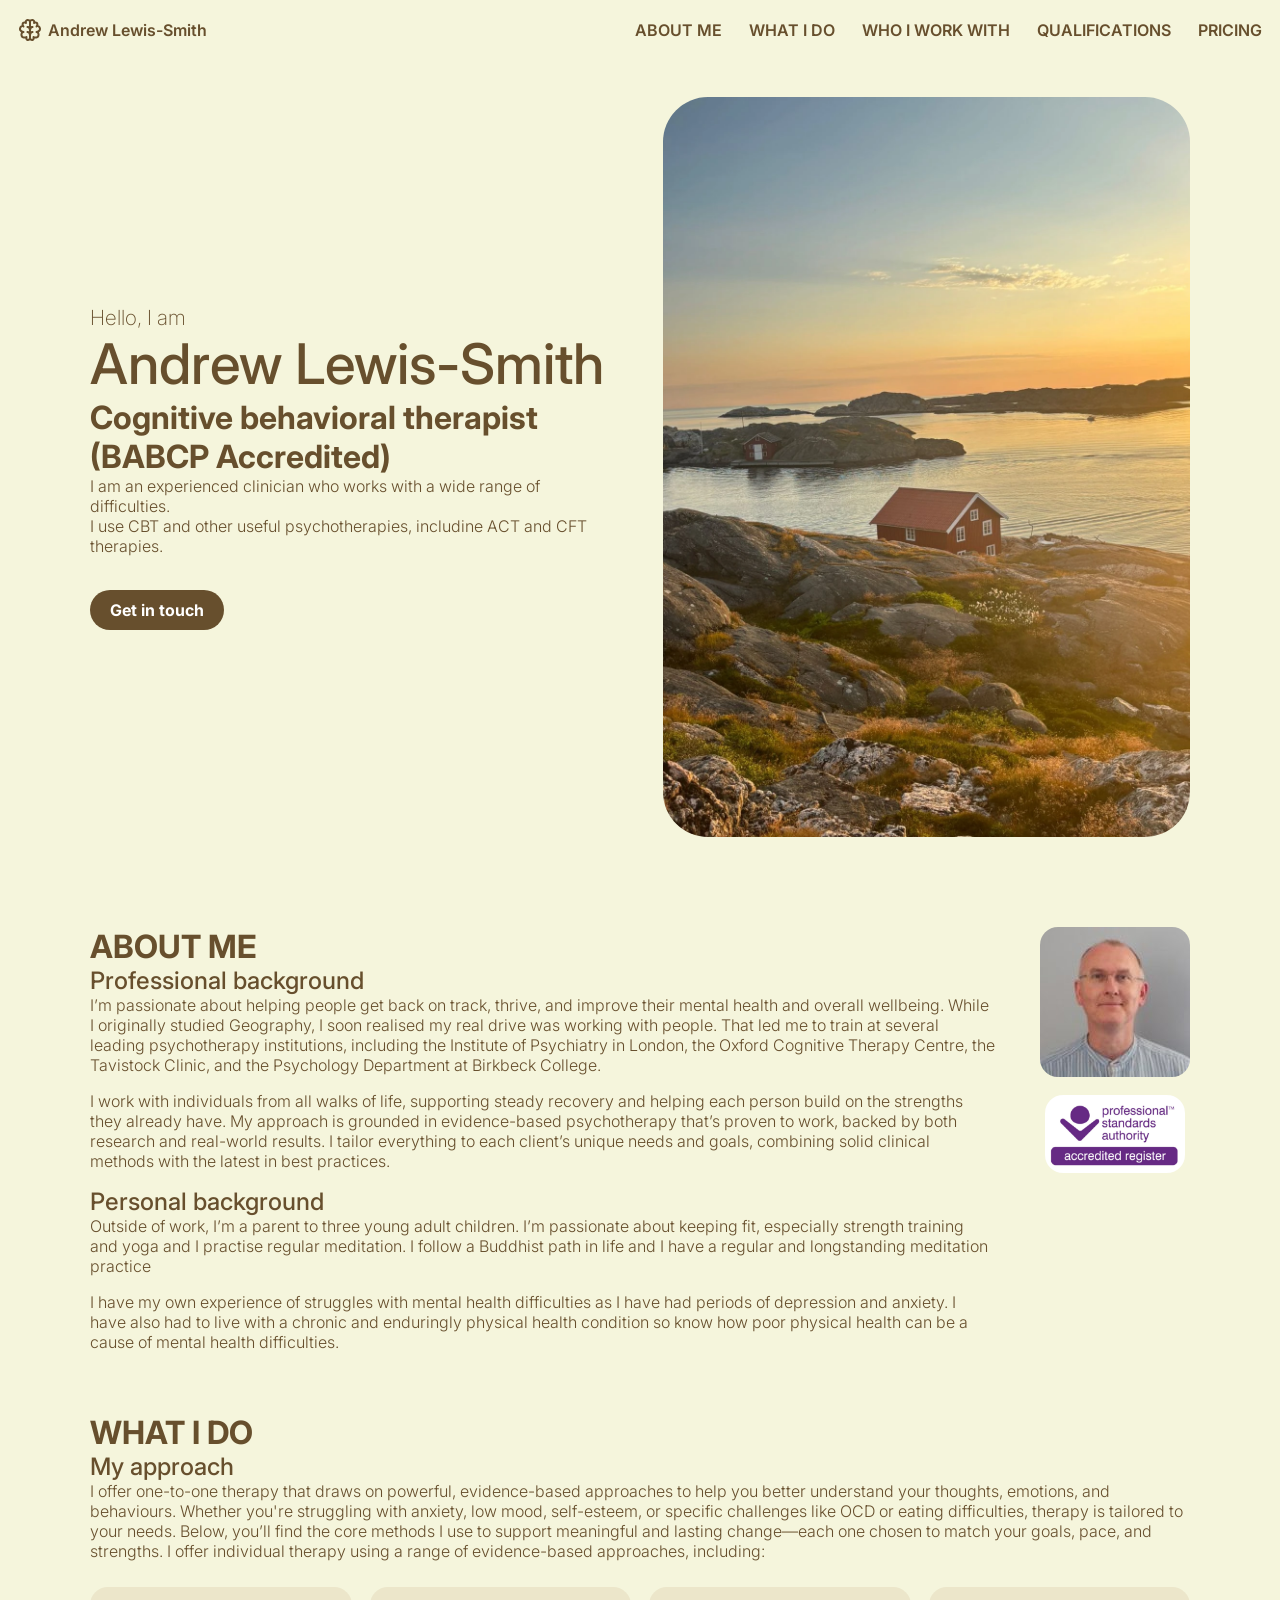
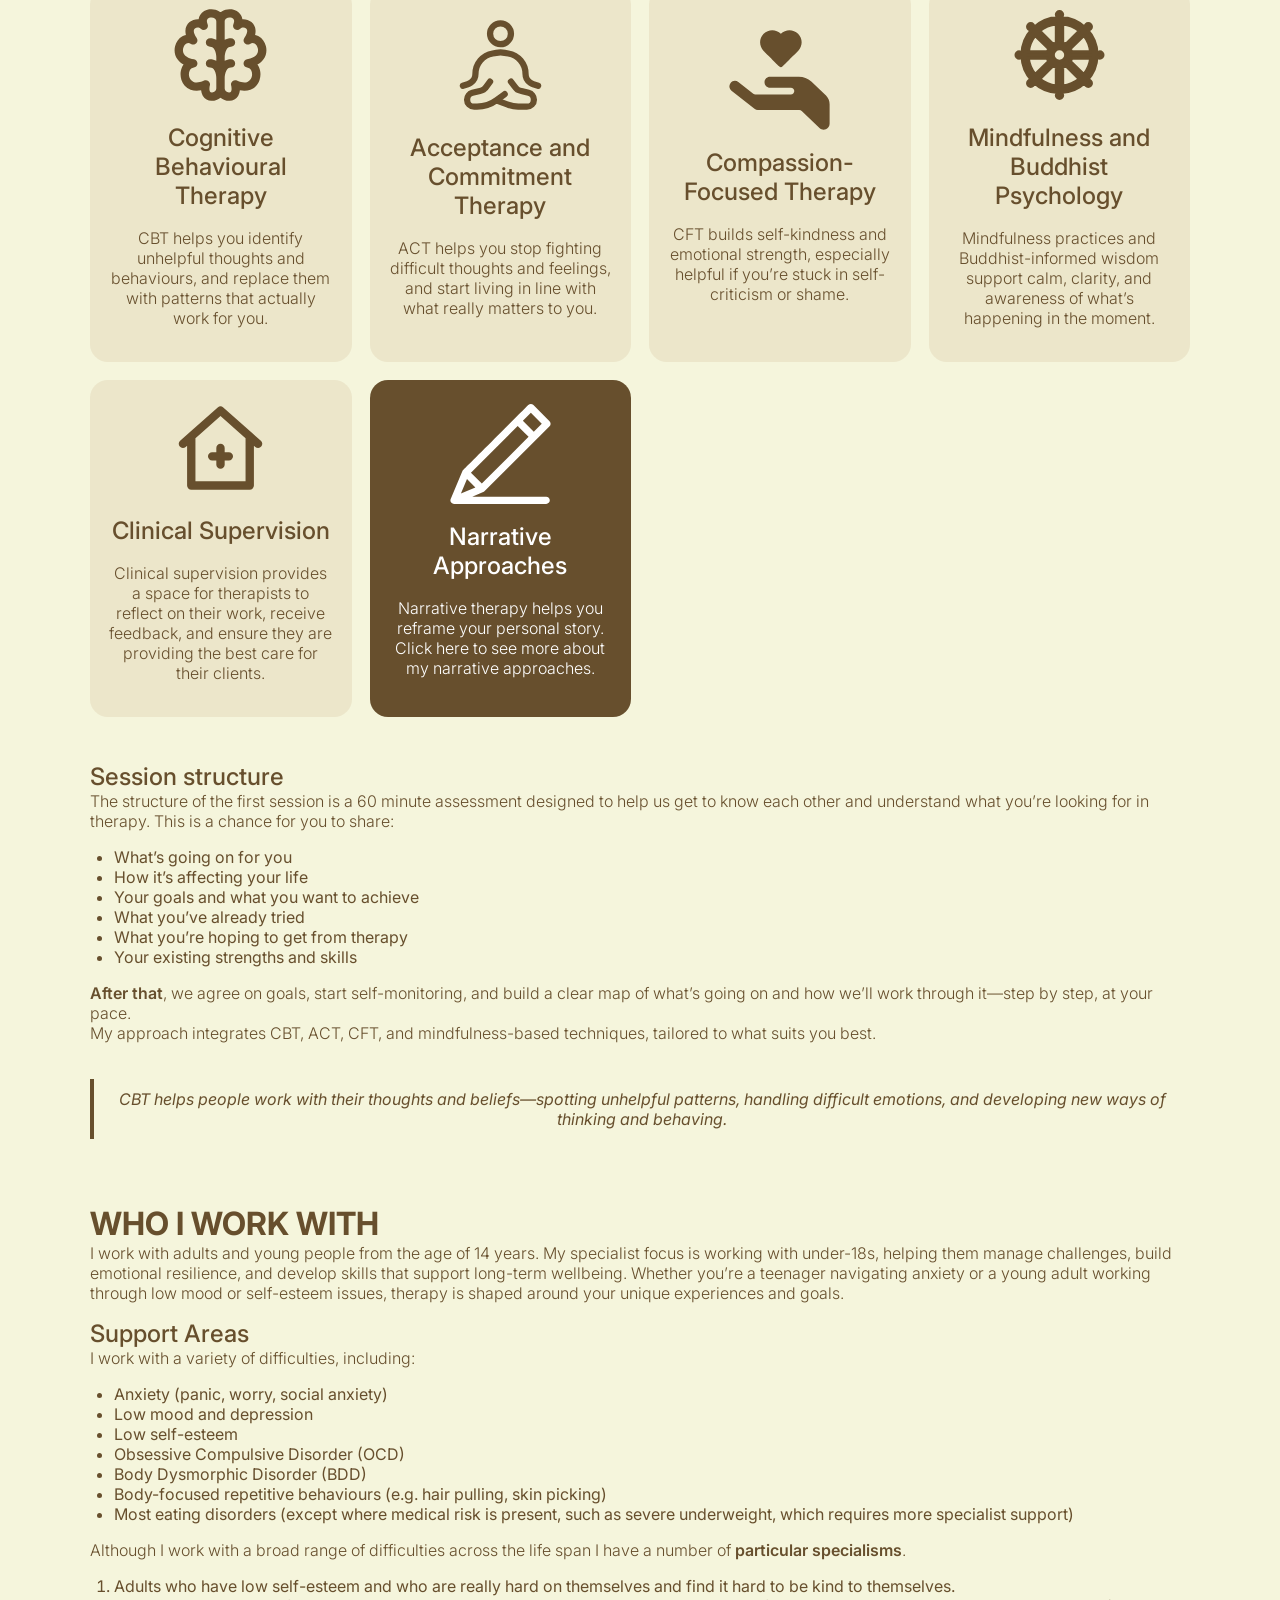
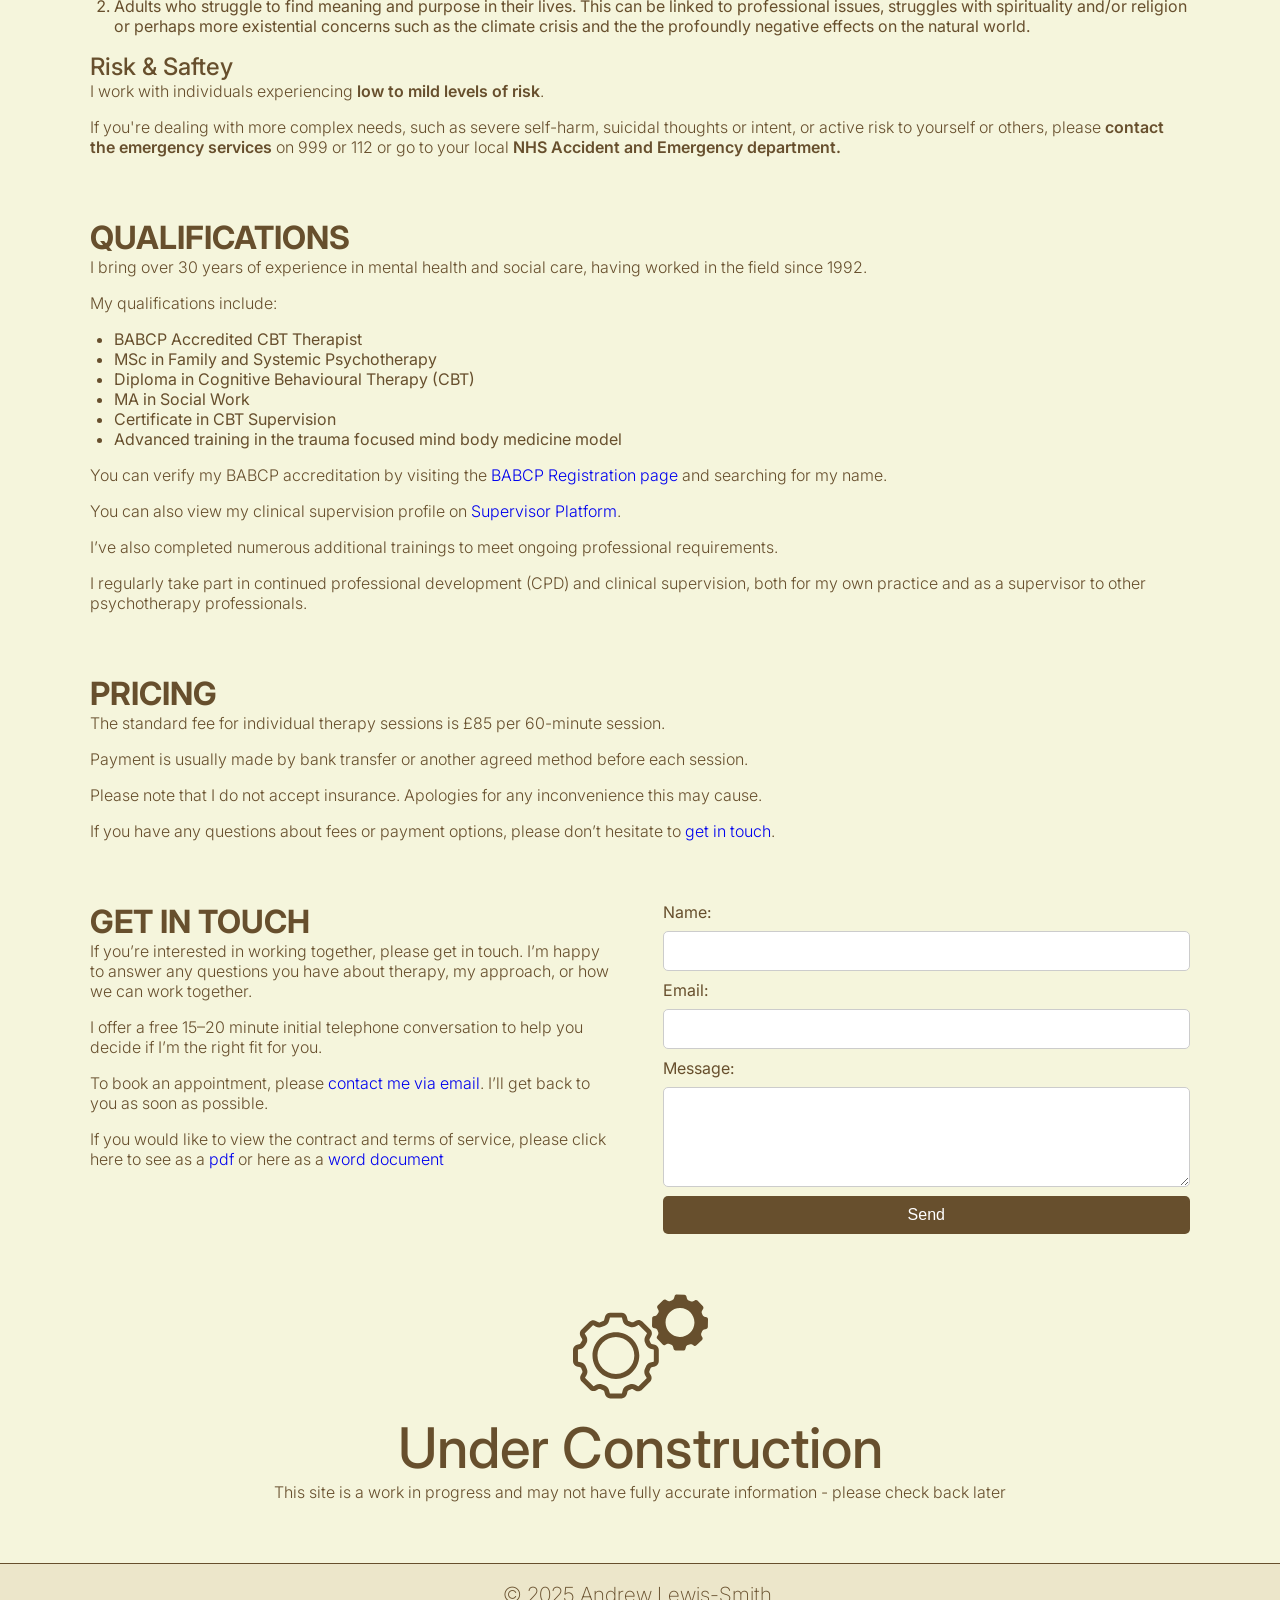
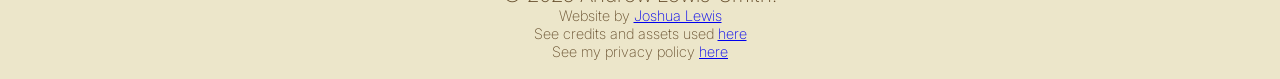
<file: index.html>
<!DOCTYPE html>
<html lang="en">
<head>
    <meta charset="UTF-8">
    <meta name="viewport" content="width=device-width, initial-scale=1.0">
    <title>Andrew Lewis-Smith</title>
    <link rel="icon" href="assets/svg/brain.svg" type="image/svg+xml">

    <link rel="canonical" href="https://www.andrewlewissmith.com/">
    <meta property="og:type" content="website">
    <meta property="og:title" content="Andrew Lewis-Smith - BABCP Accredited Cognitive Behavioural Therapist (CBT)">
    <meta property="og:description" content="Andrew Lewis-Smith is a BABCP Accredited Cognitive Behavioural Therapist (CBT) based in the UK. He offers evidence-based therapy for anxiety, depression, OCD, low self-esteem, and more.">
    <meta property="og:url" content="https://www.andrewlewissmith.com/">

    <meta name="description" content="Andrew Lewis-Smith is a BABCP Accredited Cognitive Behavioural Therapist (CBT) based in the UK. He offers evidence-based therapy for anxiety, depression, OCD, low self-esteem, and more.">
    <meta name="keywords" content="Cognitive Behavioural Therapy, CBT, Andrew Lewis-Smith, Mental Health, Anxiety, Depression, OCD, Low Self-Esteem, Therapy, UK Therapist, Evidence-Based Therapy, Acceptance and Commitment Therapy, ACT, Compassion-Focused Therapy, CFT, Mindfulness, Clinical Supervision">
    <meta name="author" content="Andrew Lewis-Smith">
    <meta name="robots" content="index, follow">
    <meta name="googlebot" content="index, follow">
    <meta name="viewport" content="width=device-width, initial-scale=1.0">
    <meta name="developer" content="Joshua Lewis">

    <meta property="og:image" content="https://www.andrewlewissmith.com/assets/images/hero.webp">
    <meta property="og:image:alt" content="Andrew Lewis-Smith - Cognitive Behavioural Therapist">

    <!--inter-->
    <link rel="preconnect" href="https://fonts.googleapis.com">
    <link rel="preconnect" href="https://fonts.gstatic.com" crossorigin>
    <link href="https://fonts.googleapis.com/css2?family=Inter:ital,opsz,wght@0,14..32,100..900;1,14..32,100..900&display=swap" rel="stylesheet">

    <!--local styles-->
    <link rel="stylesheet" href="assets/styles/base.css?v=1">
    <link rel="stylesheet" href="assets/styles/home.css?v=4" defer>

    <script src="assets/scripts/navbar.js" defer></script>
    <script src="assets/scripts/navbarScrolling.js" defer></script>
</head>
<body>

    <header>
        <div><img src="assets/svg/brain.svg" alt="brain"><spam>Andrew Lewis-Smith</spam></div>

        <nav>
            <a href="#about-me">ABOUT ME</a>
            <a href="#what-i-do">WHAT I DO</a>
            <a href="#who-i-work-with">WHO I WORK WITH</a>
            <a href="#qualifications">QUALIFICATIONS</a>
            <a href="#pricing">PRICING</a>
        </nav>
    </header>
    
    <main>
        <section id="hero">
            <div class="heroText">
                <span>Hello, I am</span>
                <h1>Andrew Lewis-Smith</h1> 
                <h2>Cognitive behavioral therapist (BABCP Accredited) </h2>
                <p>I am an experienced clinician who works with a wide range of difficulties.<br>I use CBT and other useful psychotherapies, includine ACT and CFT therapies.</p>
                <a href = "#contact">Get in touch</a>
            </div>

            <figure class="heroImgContainer">
                <img class="heroImg" src="assets/images/hero.webp" alt="Andrew Lewis-Smith">
            </figure>

        </section>

        <section id="about-me">
            <div>
                <h2>ABOUT ME</h2>
                <h3>Professional background</h3>
                <p>I’m passionate about helping people get back on track, thrive, and improve their mental health and overall wellbeing. While I originally studied Geography, I soon realised my real drive was working with people. That led me to train at several leading psychotherapy institutions, including the Institute of Psychiatry in London, the Oxford Cognitive Therapy Centre, the Tavistock Clinic, and the Psychology Department at Birkbeck College.</p>
                <p>I work with individuals from all walks of life, supporting steady recovery and helping each person build on the strengths they already have. My approach is grounded in evidence-based psychotherapy that’s proven to work, backed by both research and real-world results. I tailor everything to each client’s unique needs and goals, combining solid clinical methods with the latest in best practices.</p>
                <h3>Personal background</h3>
                <p>Outside of work, I’m a parent to three young adult children. I’m passionate about keeping fit, especially strength training and yoga and I practise regular meditation. I follow a Buddhist path in life and I have a regular and longstanding meditation practice</p>
                <p>I have my own experience of struggles with mental health difficulties as I have had periods of depression and anxiety. I have also had to live with a chronic and enduringly physical health condition so know how poor physical health can be a cause of mental health difficulties. </p>
            </div>

            <figure class="about-media">
                <img class="profile-picture" src="assets/images/profile-picture.png" alt="Andrew Lewis-Smith">
                <div class="verification-seals">
                    <img class="psa-seal" src="assets/images/PSA-accredited.jpeg" alt="PSA Accredited Register quality mark">
                    <!-- Professional verification provided by Psychology Today -->
                    <a href="https://www.psychologytoday.com/profile/1376377" class="sx-verified-seal"></a>
                    <script type="text/javascript" src="https://member.psychologytoday.com/verified-seal.js" data-badge="13" data-id="1376377" data-code="aHR0cHM6Ly93d3cucHN5Y2hvbG9neXRvZGF5LmNvbS9hcGkvdmVyaWZpZWQtc2VhbC9zZWFscy8xMy9wcm9maWxlLzEzNzYzNzc/Y2FsbGJhY2s9c3hjYWxsYmFjaw=="></script>
                    <!-- End Verification -->
                </div>
            </figure>
        </section>


        
        <section id="what-i-do">
            <h2>WHAT I DO</h2>
            <h3>My approach</h3>
            <p>I offer one-to-one therapy that draws on powerful, evidence-based approaches to help you better understand your thoughts, emotions, and behaviours. Whether you're struggling with anxiety, low mood, self-esteem, or specific challenges like OCD or eating difficulties, therapy is tailored to your needs. Below, you’ll find the core methods I use to support meaningful and lasting change—each one chosen to match your goals, pace, and strengths. I offer individual therapy using a range of evidence-based approaches, including:</p>
            <div class="services">
                <div class="service">
                    <img src="assets/svg/brain.svg" alt="brain">
                    <h3>Cognitive Behavioural Therapy</h3>
                    <p>CBT helps you identify unhelpful thoughts and behaviours, and replace them with patterns that actually work for you.</p>
                </div>
                <div class="service">
                    <img src="assets/svg/meditation.svg" alt="meditation">
                    <h3>Acceptance and Commitment Therapy</h3>
                    <p>ACT helps you stop fighting difficult thoughts and feelings, and start living in line with what really matters to you.</p>
                </div>
                <div class="service">
                    <img src="assets/svg/compassion.svg" alt="compassion">
                    <h3>Compassion-Focused Therapy</h3>
                    <p>CFT builds self-kindness and emotional strength, especially helpful if you’re stuck in self-criticism or shame.</p>
                </div>
                <div class="service">
                    <img src="assets/svg/dharmachakra.svg" alt="dharmachakra">
                    <h3>Mindfulness and Buddhist Psychology</h3>
                    <p>Mindfulness practices and Buddhist-informed wisdom support calm, clarity, and awareness of what’s happening in the moment.</p>
                </div>
                <div class="service">
                    <img src="assets/svg/clinicSupervision.svg" alt="clinical supervision">
                    <h3>Clinical Supervision</h3>
                    <p>Clinical supervision provides a space for therapists to reflect on their work, receive feedback, and ensure they are providing the best care for their clients.</p>
                </div>
                <a class="service" style="background-color: #674F2D; color: white;" href="https://substack.com/@poetrymeditationmusings?r=4dsuav&utm_medium=ios&utm_source=profile0" target="_blank">
                    <img src="assets/svg/pen.svg" alt="pen" style="filter: brightness(0) invert(1);">
                    <h3>Narrative Approaches</h3>
                    <p>Narrative therapy helps you reframe your personal story. Click here to see more about my narrative approaches.</p>
                </a>
            </div>
            <h3>Session structure</h3>
            <p>The structure of the first session is a 60 minute assessment designed to help us get to know each other and understand what you’re looking for in therapy.
               This is a chance for you to share:</p>
            <ul>
                <li>What’s going on for you</li>
                <li>How it’s affecting your life</li>
                <li>Your goals and what you want to achieve</li>
                <li>What you’ve already tried</li>
                <li>What you’re hoping to get from therapy</li>
                <li>Your existing strengths and skills</li>
            </ul>

            <p><strong>After that</strong>, we agree on goals, start self-monitoring, and build a clear map of what’s going on and how we’ll work through it—step by step, at your pace.
                <br>My approach integrates CBT, ACT, CFT, and mindfulness-based techniques, tailored to what suits you best.</p>
            <div class="quote"><em>CBT helps people work with their thoughts and beliefs—spotting unhelpful patterns, handling difficult emotions, and developing new ways of thinking and behaving.</em></div>
        </section>


        
        <section id="who-i-work-with">
            <h2>WHO I WORK WITH</h2>
            <p>I work with adults and young people from the age of 14 years. My specialist focus is working with under-18s, helping them manage challenges, build emotional resilience, and develop skills that support long-term wellbeing. Whether you’re a teenager navigating anxiety or a young adult working through low mood or self-esteem issues, therapy is shaped around your unique experiences and goals.</p>
            
        

            <h3>Support Areas</h3>
            <p>I work with a variety of difficulties, including:</p>
            <ul>
                <li>Anxiety (panic, worry, social anxiety)</li>
                <li>Low mood and depression</li>
                <li>Low self-esteem</li>
                <li>Obsessive Compulsive Disorder (OCD)</li>
                <li>Body Dysmorphic Disorder (BDD)</li>
                <li>Body-focused repetitive behaviours (e.g. hair pulling, skin picking)</li>
                <li>Most eating disorders (except where medical risk is present, such as severe underweight, which requires more specialist support)</li>
            </ul>
            <p>Although I work with a broad range of difficulties across the life span I have a number of <strong>particular specialisms</strong>.</p>
            <ol>
                <li>Adults who have low self-esteem and who are really hard on themselves and find it hard to be kind to themselves.</li>
                <li>Adults who struggle to find meaning and purpose in their lives. This can be linked to professional issues, struggles with spirituality and/or religion or perhaps more existential concerns such as the climate crisis and the the profoundly negative effects on the natural world.</li>
            </ol>
            <p></p>
            
            <h3>Risk & Saftey</h3>
            <p>I work with individuals experiencing <strong>low to mild levels of risk</strong>.</p>
            <p>If you're dealing with more complex needs, such as severe self-harm, suicidal thoughts or intent, or active risk to yourself or others, please 
                <strong>contact the emergency services</strong> on 999 or 112 or go to your local <strong>NHS Accident and Emergency department.</strong></p>
        </section>



        <section id="qualifications">
            <h2>QUALIFICATIONS</h2>
            <p>I bring over 30 years of experience in mental health and social care, having worked in the field since 1992.</p>
            <p>My qualifications include:</p>
            <ul>
                <li>BABCP Accredited CBT Therapist</li>
                <li>MSc in Family and Systemic Psychotherapy</li>
                <li>Diploma in Cognitive Behavioural Therapy (CBT)</li>
                <li>MA in Social Work</li>
                <li>Certificate in CBT Supervision</li>
                <li>Advanced training in the trauma focused mind body medicine model</li>
            </ul>

            <p>You can verify my BABCP accreditation by visiting the <a href="https://portal.babcp.com/therapist/register" target="_blank" rel="noopener noreferrer">BABCP Registration page</a> and searching for my name.</p>
            <p>You can also view my clinical supervision profile on <a href="https://app.supervisorplatform.com/profile?uid=6zbHHDOYzlb1a4Pf7KgrTYG0W8X2" target="_blank" rel="noopener noreferrer">Supervisor Platform</a>.</p>

            <p>I’ve also completed numerous additional trainings to meet ongoing professional requirements.</p>
            <p>I regularly take part in continued professional development (CPD) and clinical supervision, both for my own practice and as a supervisor to other psychotherapy professionals.</p>
        </section>


        <section id="pricing">
            <h2>PRICING</h2>
            <p>The standard fee for individual therapy sessions is £85 per 60-minute session.</p>
            <p>Payment is usually made by bank transfer or another agreed method before each session.</p>
            <p>Please note that I do not accept insurance. Apologies for any inconvenience this may cause.</p>
            <p>If you have any questions about fees or payment options, please don’t hesitate to <a href="#contact">get in touch</a>.</p>
        </section>



        <section id="contact">
            <div class="dualContent">
                <h2>GET IN TOUCH</h2>
                <p>If you’re interested in working together, please get in touch. I’m happy to answer any questions you have about therapy, my approach, or how we can work together.</p>
                <p>I offer a free 15–20 minute initial telephone conversation to help you decide if I’m the right fit for you.</p>
                <p>To book an appointment, please <a href="mailto:andrew@lewissmiththerapy.co.uk">contact me via email</a>. I’ll get back to you as soon as possible.</p>
                <p>If you would like to view the contract and terms of service, please click here to see as a <a href="assets/docs/contract.pdf" target="_blank">pdf</a> or here as a <a href="assets/docs/contract.docx" target="_blank">word document</a></p>
            </div>
            <div class="dualContent">
                <div id="responseMessage" style="text-align: center; display: none"></div>
                <form id="contactForm" method="POST" action="https://formsubmit.co/d89ff16777ec211b84011cfecb61d5cc">
                    <label for="name">Name:</label>
                    <input type="text" id="name" name="name" required>

                    <label for="email">Email:</label>
                    <input type="email" id="email" name="email" required>

                    <label for="message">Message:</label>
                    <textarea id="message" name="message" rows="4" required></textarea>

                    <button type="submit">Send</button>
                </form>
            </div>
        </section>

        <section style = "display: flex; justify-content: center; align-items: center; flex-direction: column;">
            <!--temporary code - loading cogs-->
            <style>
                @keyframes spinClockwise {
                    0% { transform: rotate(0deg); }
                    100% { transform: rotate(360deg); }
                }

                @keyframes spinCounterClockwise {
                    0% { transform: rotate(0deg); }
                    100% { transform: rotate(-360deg); }
                }
            </style>
            <div style ="height: 15vh; position: relative; aspect-ratio: 1;">
                <img src="assets/svg/bigCog.svg" style="position: absolute;height: 100%;width: 100%;animation: spinCounterClockwise 2s linear infinite; transform-origin: 31.7% 56.65%;">
                <img src="assets/svg/smallCog.svg" style="height: 100%;width: 100%; animation: spinClockwise 3s linear infinite;  transform-origin: 79.15% 32.15%;">
            </div>
            <!--temporary code end-->
            <h1>Under Construction</h1>
            <p>This site is a work in progress and may not have fully accurate information - please check back later</p>
            
        </section>
    </main>
    
    <footer>
        <span>&copy; 2025 Andrew Lewis-Smith.</span>
        <span style="zoom: 0.7;">Website by <a href = "https://www.lewiscoding.com/web">Joshua Lewis</a></span>
        <span style="zoom: 0.7;">See credits and assets used <a href="credits/">here</a></span>
        <span style="zoom: 0.7;">See my privacy policy <a href="assets/docs/privacy-policy.pdf">here</a></span>
    </footer>

</body>
</html>
</file>
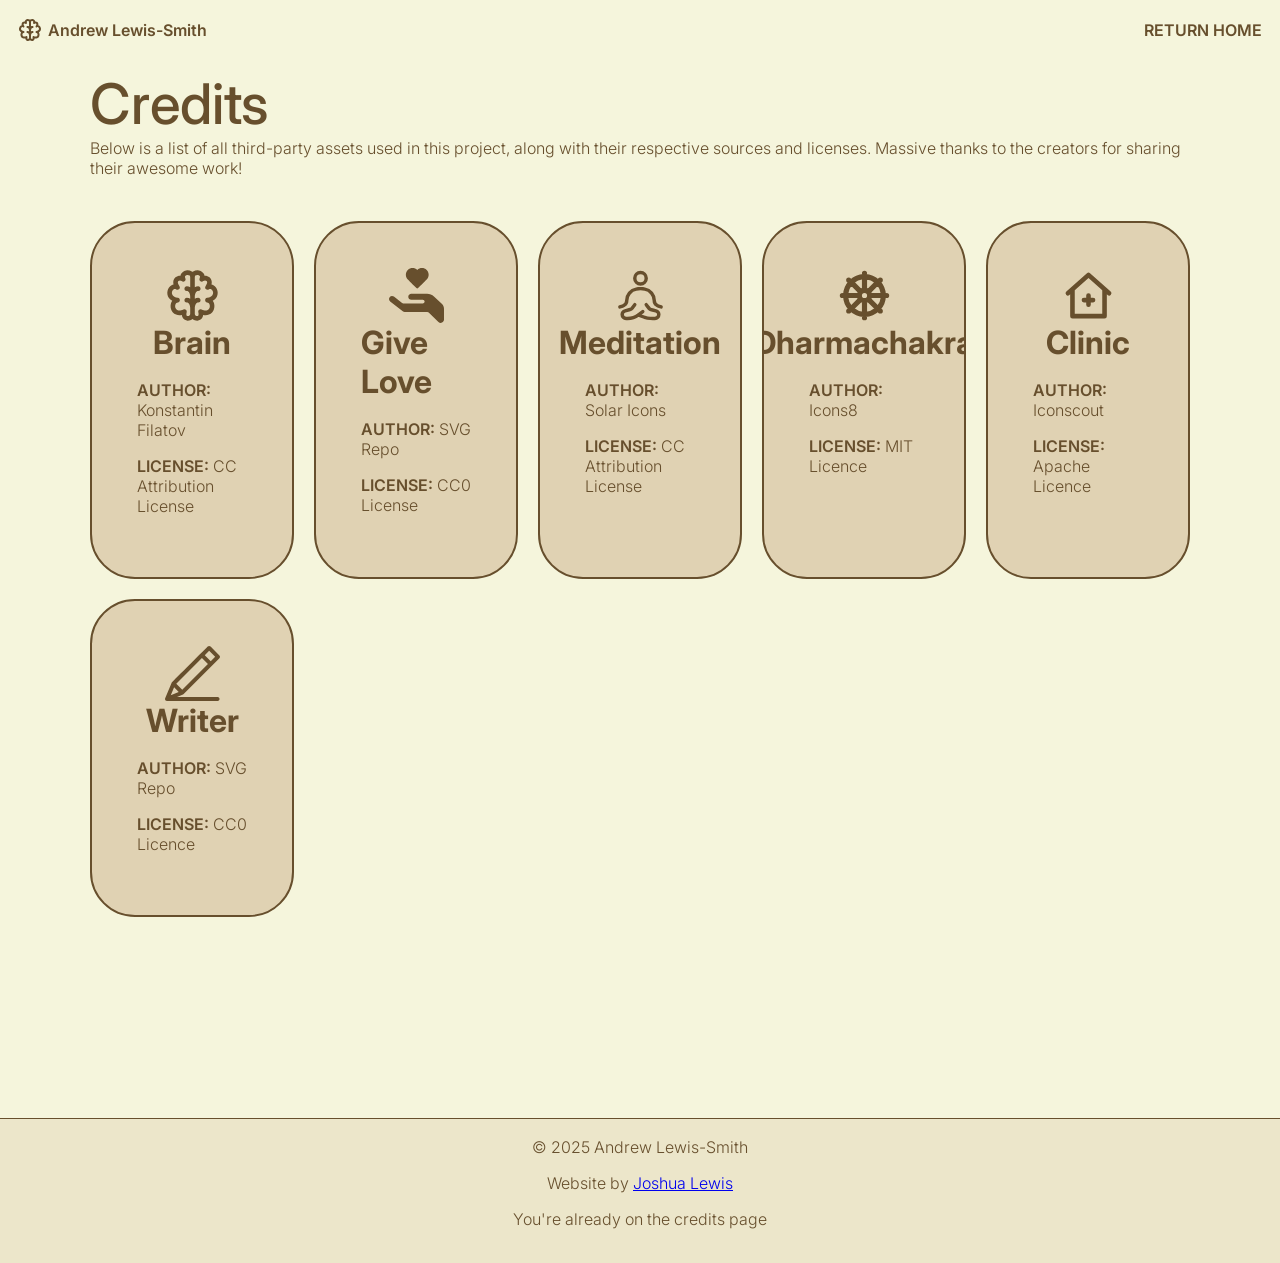
<file: credits/index.html>
<!DOCTYPE html>
<html lang="en">
<head>
    <meta charset="UTF-8">
    <meta name="viewport" content="width=device-width, initial-scale=1.0">
    <title>Andrew Lewis-Smith</title>
    <link rel="icon" href="../assets/svg/brain.svg" type="image/svg+xml">
    <link rel="canonical" href="https://www.andrewlewissmith.com/credits/">
    <meta name="description" content="Credits for third-party assets used in Andrew Lewis-Smith's project.">
    <meta name="keywords" content="Andrew Lewis-Smith, credits, third-party assets, licenses, resources">
    <meta name="author" content="Joshua Lewis">
    <meta name="developer" content="Joshua Lewis">

    <!--inter-->
    <link rel="preconnect" href="https://fonts.googleapis.com">
    <link rel="preconnect" href="https://fonts.gstatic.com" crossorigin>
    <link href="https://fonts.googleapis.com/css2?family=Inter:ital,opsz,wght@0,14..32,100..900;1,14..32,100..900&display=swap" rel="stylesheet">

    <!--local styles-->
    <link rel="stylesheet" href="../assets/styles/base.css">

    <script src="../assets/scripts/navbar.js" defer></script>


    <style>
        section{
            padding: 0;
            border-radius: unset;
            border: unset;
            background: none;
        }
        nav a:hover {
            text-decoration: underline;
            text-underline-offset: 4px;
            overflow: visible;
        }

        .assetGrid{
            display: grid;
            grid-template-columns: repeat(auto-fit, minmax(200px, 1fr));
            gap: 20px;
            margin-top: 3vh;
        }  

        .asset{overflow: hidden;}

        .assetGrid a {
            display: flex;
            flex-direction: column;
            align-items: center;
            background-color: #e0d2b3;
            color: #674F2D;
            border: #674F2D solid 2px;
            border-radius: 5vh;
            padding: 5vh 5vh;
        }
        .assetGrid a img {
            width: 50%;
            transition: scale 0.3s ease;
        }
        .assetGrid a:visited {color: #674F2D;}
        .assetGrid a:hover  {box-shadow: 0 4px 8px rgba(103, 79, 45, 0.3);}
        .assetGrid a:hover img {scale: 1.1;}

        h2 {
            margin-bottom: 2vh;
        }

        @media (max-width: 708px) {
            nav {display: unset;}
        }
    </style>
</head>
<body>

    <header>
        <div><img src="../assets/svg/brain.svg" alt="brain"><spam>Andrew Lewis-Smith</spam></div>
        <nav><a href="../">RETURN HOME</a></nav>
    </header>
    
    <main>
        <section style="margin-top: 70px;">
            <h1>Credits</h1>
            <p>Below is a list of all third-party assets used in this project, along with their respective sources and licenses. Massive thanks to the creators for sharing their awesome work!</p>
            
            <div class="assetGrid">
                <a class="asset" href="https://www.svgrepo.com/svg/521533/brain" target="_blank">
                    <img src="../assets/svg/brain.svg" alt="brain">
                    <h2>Brain</h2>
                    <p><strong>AUTHOR:</strong> Konstantin Filatov</p>
                    <p><strong>LICENSE:</strong> CC Attribution License</p>
                </a>
                <a class="asset" href="https://www.svgrepo.com/svg/103333/give-love" target="_blank">
                    <img src="../assets/svg/compassion.svg" alt="hand-with-heart">
                    <h2>Give Love</h2>
                    <p><strong>AUTHOR:</strong> SVG Repo</p>
                    <p><strong>LICENSE:</strong> CC0 License</p>
                </a>
                <a class="asset" href="https://www.svgrepo.com/svg/524732/meditation-round" target="_blank">
                    <img src="../assets/svg/meditation.svg" alt="person-meditating">
                    <h2>Meditation</h2>
                    <p><strong>AUTHOR:</strong> Solar Icons</p>
                    <p><strong>LICENSE:</strong> CC Attribution License</p>
                </a>
                <a class="asset" href="https://www.svgrepo.com/svg/313816/dharmachakra-solid" target="_blank">
                    <img src="../assets/svg/dharmachakra.svg" alt="dharmachakra">
                    <h2>Dharmachakra</h2>
                    <p><strong>AUTHOR:</strong> Icons8</p>
                    <p><strong>LICENSE:</strong> MIT Licence</p>
                </a>
                <a class="asset" href="https://www.svgrepo.com/svg/357478/clinic-medical" target="_blank">
                    <img src="../assets/svg/clinicSupervision.svg" alt="clinical-supervision">
                    <h2>Clinic</h2>
                    <p><strong>AUTHOR:</strong> Iconscout</p>
                    <p><strong>LICENSE:</strong> Apache Licence</p>
                </a>
                <a class="asset" href="https://www.svgrepo.com/svg/226808/writer" target="_blank">
                    <img src="../assets/svg/pen.svg" alt="writer">
                    <h2>Writer</h2>
                    <p><strong>AUTHOR:</strong> SVG Repo</p>
                    <p><strong>LICENSE:</strong> CC0 Licence</p>
                </a>
            </div>
        </section>
    </main>

    <p><br><br><br><br><br><br><br></p>
    
    <footer>
        <p>&copy; 2025 Andrew Lewis-Smith</p>
        <p>Website by <a href = "https://www.lewiscoding.com/web">Joshua Lewis</a></p>
        <p>You're already on the credits page</p>
    </footer>

</body>
</html>
</file>
<file: assets/styles/base.css>
html { scroll-behavior: smooth; }
body { background-color: #F5F5DC; font-family: 'Inter', 'inter', sans-serif; color: #674F2D; }
* { margin: 0; padding: 0; border: 0; font-size: 100%; vertical-align: baseline; text-decoration: none; box-sizing: border-box;}

h1 { font-size: 3.5rem; font-weight: 500; }
h2 { font-size: 2rem; font-weight: 700; }
h3 { font-size: 1.5rem; font-weight: 500; }
h4 { font-size: 1rem; font-weight: 500; }
p { font-size: 1rem; font-weight: 300; padding: 0 0 1rem 0; }

strong { font-weight: 600; }
span { font-size: 1.3rem; font-weight: 200; }

ul { font-size: 1rem; font-weight: normal; list-style: unset; padding-bottom: 1rem; margin: 0; }
ul, ol { padding-left: 1.5rem; }

section { text-align: left; display: flex; justify-content: center; align-items: left; flex-direction: column; margin: 5vh 10vh; overflow: hidden; }

.quote { width: 100%; text-align: center; border-left: 4px solid #674F2D; padding: 10px 20px; margin: 20px 0; background-color: #F5F5DC; box-sizing: border-box; }

header { height: 70px; width: 100%; padding: 0 2vh; font-weight: 600; position: fixed; top: 0; left: 0; z-index: 1000; box-sizing: border-box; display: flex; align-items: center; justify-content: space-between; transition: all 0.3s ease; }
header div { display: flex; align-items: center; justify-content: flex-start; gap: 0.5ch; }
header div img { height: 1.5rem; }

nav { display: flex; flex-direction: row; gap: 3vh; }
nav a { text-decoration: none; color: #674F2D; text-underline-offset: 0px; }
nav a:hover { color: #a57430; }
nav a.active { text-decoration: underline; text-underline-offset: 4px; text-decoration-thickness: 1.4px; }

footer { display: flex; align-items: center; flex-direction: column; justify-content: center; border-top: #674F2D 1px solid; background-color: #e0d2b371; padding: 2vh; }
footer a { text-decoration: underline; }

@media (max-width: 1000px) { section { margin: 5vh; } }
@media (max-width: 768px) { section { margin: 3vh; } nav { display: none; } }
</file>
<file: assets/styles/home.css>
#hero { display: flex; height: 100%; margin: calc(70px + 3vh) 10vh 10vh 10vh; gap: 5vh; box-sizing: border-box; justify-content: space-between; flex-direction: row; text-align: unset; border: unset; padding: unset; background-color: unset; }
.heroText { width: 50%; display: flex; flex-direction: column; align-items: flex-start; justify-content: center; }
.heroText a { color: white; background-color: #674F2D; padding: 10px 20px; border-radius: 2rem; font-weight: bold; font-size: 1rem; transition: background-color 0.3s ease; margin-top: 2vh; }
.heroText a:hover { background-color: #9D825D; }
.heroImgContainer { width: 50%; display: flex; align-items: center; justify-content: center; overflow: hidden; box-sizing: border-box; }
.heroImg { width: 100%; height: 100%; border-radius: 5vh; object-fit: cover; }


#about-me { display: flex; flex-direction: row; justify-content: center; align-items: top; gap: 5vh; }
#about-me img { border-radius: 2vh; }
.about-media { display: flex; flex-direction: column; align-items: center; gap: 2vh; flex-shrink: 0; }
.about-media .profile-picture { max-width: 260px; }
.verification-seals { display: flex; flex-direction: column; align-items: center; gap: 1.5vh; width: 100%; }
.verification-seals .psa-seal { width: 140px; max-width: 100%; height: auto; background-color: white; }


.services { display: grid; grid-template-columns: repeat(auto-fit, minmax(250px, 1fr)); gap: 2vh; margin: 10px 0 5vh 0; }
.service { display: flex; flex-direction: column; align-items: center; justify-content: center; gap: 2vh; text-align: center; background-color: #e0d2b371; border-radius: 2vh; padding: 2vh; box-sizing: border-box; overflow: visible; }
.service img { width: 50%; max-height: 100px; }


#contact { display: flex; flex-direction: row; justify-content: center; align-items: flex-start; gap: 5vh; }
.dualContent { flex: 1; display: flex; flex-direction: column; }
.dualContent > form { display: flex; flex-direction: column; gap: 1vh; }
.dualContent > form input, .dualContent > form textarea { padding: 10px; border: 1px solid #ccc; border-radius: 5px; font-size: 1rem; }
.dualContent > form button { padding: 10px; border: none; border-radius: 5px; background-color: #674F2D; color: white; font-size: 1rem; cursor: pointer; transition: background-color 0.3s ease; }
.dualContent > form button:hover { background-color: #9D825D; }
.dualContent > form textarea { resize: vertical; min-height: 100px; }


.blog { border-radius: 10px; padding: 15px; margin-bottom: 20px; box-shadow: 0 2px 5px rgba(0,0,0,0.1); background-color: #e0d2b371; }


@media (max-width: 768px) {
    #about-me { flex-direction: column; align-items: flex-start; gap: 1vh; }
    .about-media { align-items: flex-start; }
    #hero { flex-direction: column; margin: 70px 5vh 5vh 5vh; }
    .heroImgContainer { width: 100%; margin: 0; }
    .heroText { width: 100%; margin: 5vh 0 0 0; }
    #contact { flex-direction: column; gap: 2vh; }
    .dualContent { width: 100%; }
}

@media (min-width: 1280px) {
    #hero { height: calc(100vh - 70px - 10vh); justify-content: center; }
    .heroImg { width: 100%; height: 100%; }
}
</file>
